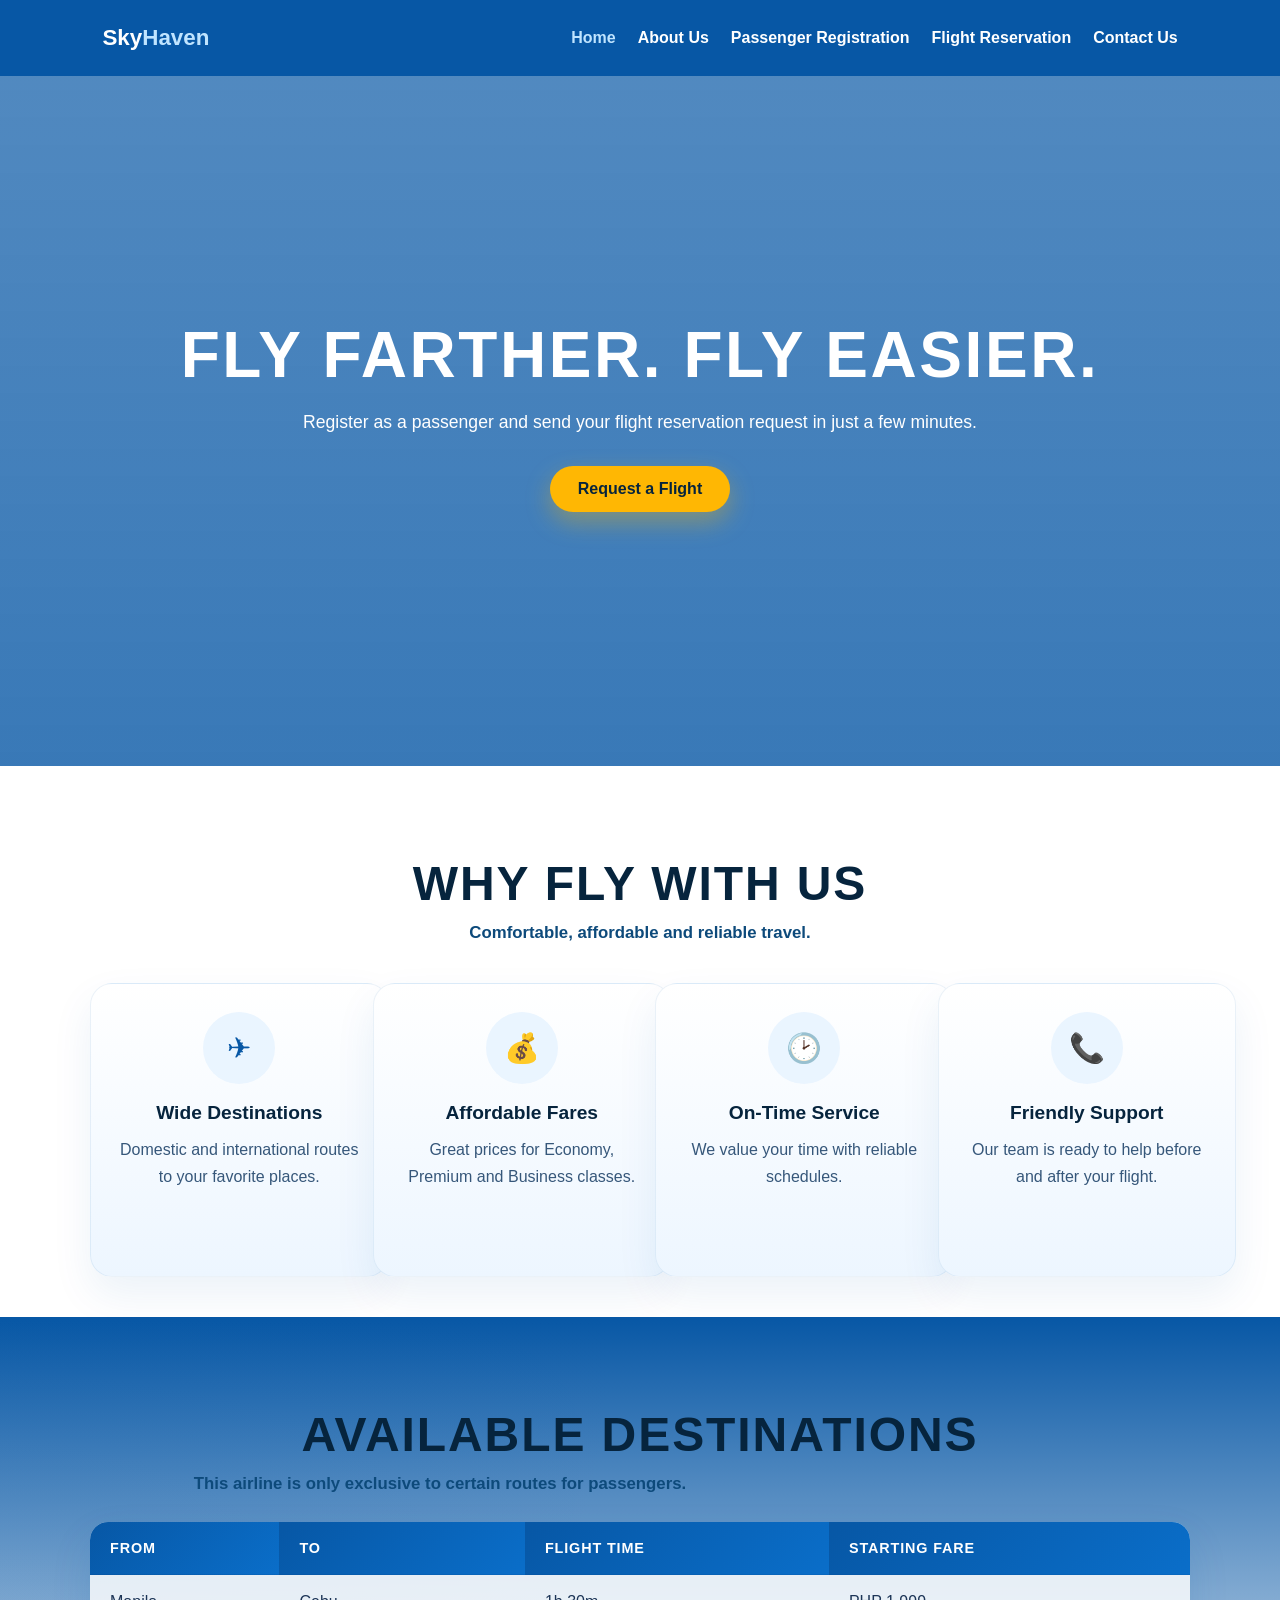
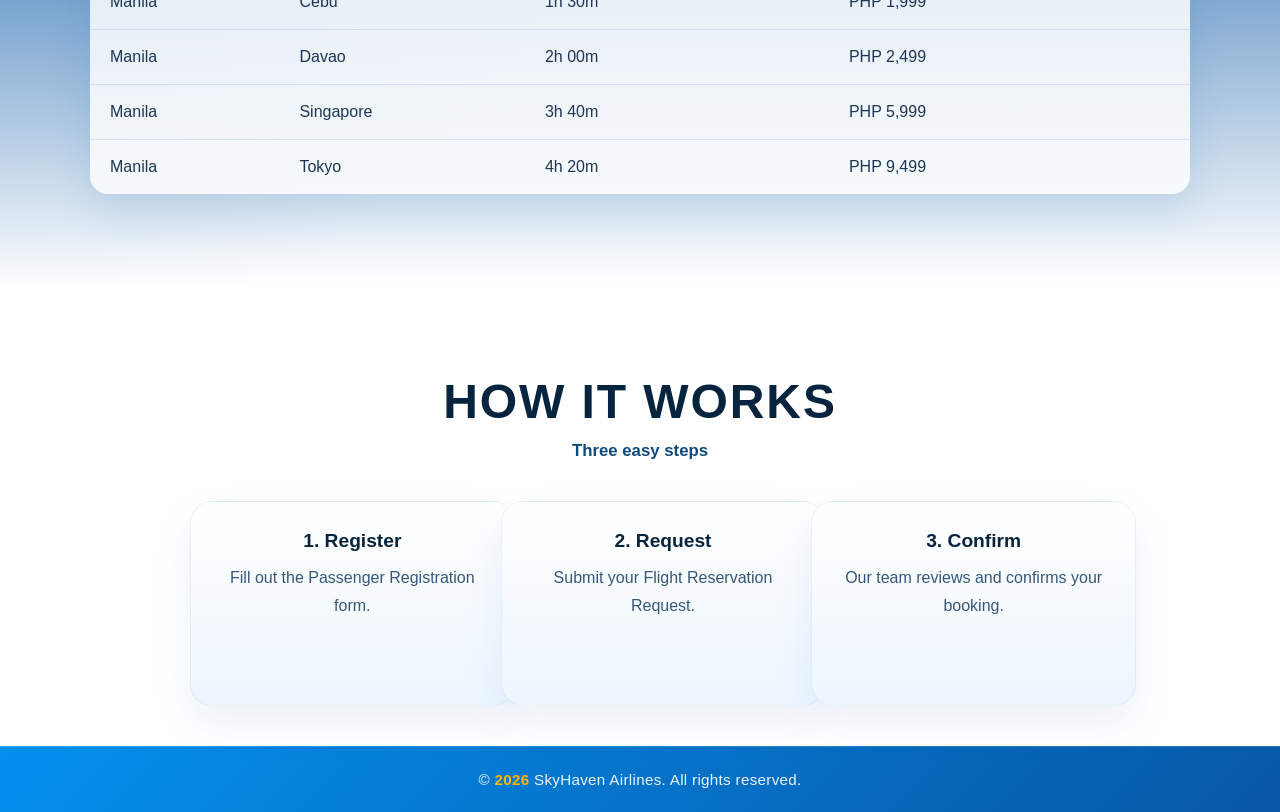
<file: index.html>
<!DOCTYPE html>
<html lang="en">
<head>
  <meta charset="UTF-8">
  <meta name="viewport" content="width=device-width, initial-scale=1.0">
  <title>SkyHaven Airlines | Home</title>
  <link rel="stylesheet" href="home.css">
</head>
<body>
  <header>
    <nav class="nav">
      <a href="index.html" class="logo">Sky<span>Haven</span></a>
      <button class="menu-btn" id="menuBtn" aria-label="Menu">&#9776;</button>
      <ul id="navLinks">
        <li><a href="index.html" class="active">Home</a></li>
        <li><a href="about.html">About Us</a></li>
        <li><a href="registration.html">Passenger Registration</a></li>
        <li><a href="reservation.html">Flight Reservation</a></li>
        <li><a href="contact.html">Contact Us</a></li>
      </ul>
    </nav>
  </header>

  <div class="hero">
    <h1>Fly Farther. Fly Easier.</h1>
    <p>Register as a passenger and send your flight reservation request in just a few minutes.</p>
    <a href="reservation.html" class="btn">Request a Flight</a>
  </div>

  <section>
    <div class="container">
      <h2>Why Fly With Us</h2>
      <p class="subtitle">Comfortable, affordable and reliable travel.</p>
      <div class="grid">
        <div class="card"><div class="icon">&#9992;</div><h3>Wide Destinations</h3><p>Domestic and international routes to your favorite places.</p></div>
        <div class="card"><div class="icon">&#128176;</div><h3>Affordable Fares</h3><p>Great prices for Economy, Premium and Business classes.</p></div>
        <div class="card"><div class="icon">&#128337;</div><h3>On-Time Service</h3><p>We value your time with reliable schedules.</p></div>
        <div class="card"><div class="icon">&#128222;</div><h3>Friendly Support</h3><p>Our team is ready to help before and after your flight.</p></div>
      </div>
    </div>
  </section>

  <section class="bg-light">
    <div class="container">
      <h2>Available Destinations</h2>
      <p class="subtitle">This airline is only exclusive to certain routes for passengers.</p>
      <table>
        <thead><tr><th>From</th><th>To</th><th>Flight Time</th><th>Starting Fare</th></tr></thead>
        <tbody>
          <tr><td>Manila</td><td>Cebu</td><td>1h 30m</td><td>PHP 1,999</td></tr>
          <tr><td>Manila</td><td>Davao</td><td>2h 00m</td><td>PHP 2,499</td></tr>
          <tr><td>Manila</td><td>Singapore</td><td>3h 40m</td><td>PHP 5,999</td></tr>
          <tr><td>Manila</td><td>Tokyo</td><td>4h 20m</td><td>PHP 9,499</td></tr>
        </tbody>
      </table>
    </div>
  </section>

  <section>
    <div class="container" style="text-align:center">
      <h2>How It Works</h2>
      <p class="subtitle">Three easy steps</p>
      <div class="grid steps-grid">
        <div class="card"><h3>1. Register</h3><p>Fill out the Passenger Registration form.</p></div>
        <div class="card"><h3>2. Request</h3><p>Submit your Flight Reservation Request.</p></div>
        <div class="card"><h3>3. Confirm</h3><p>Our team reviews and confirms your booking.</p></div>
      </div>
    </div>
  </section>

  <footer>&copy; <span id="year"></span> SkyHaven Airlines. All rights reserved.</footer>
  <script src="script.js"></script>
</body>
</html>
</file>
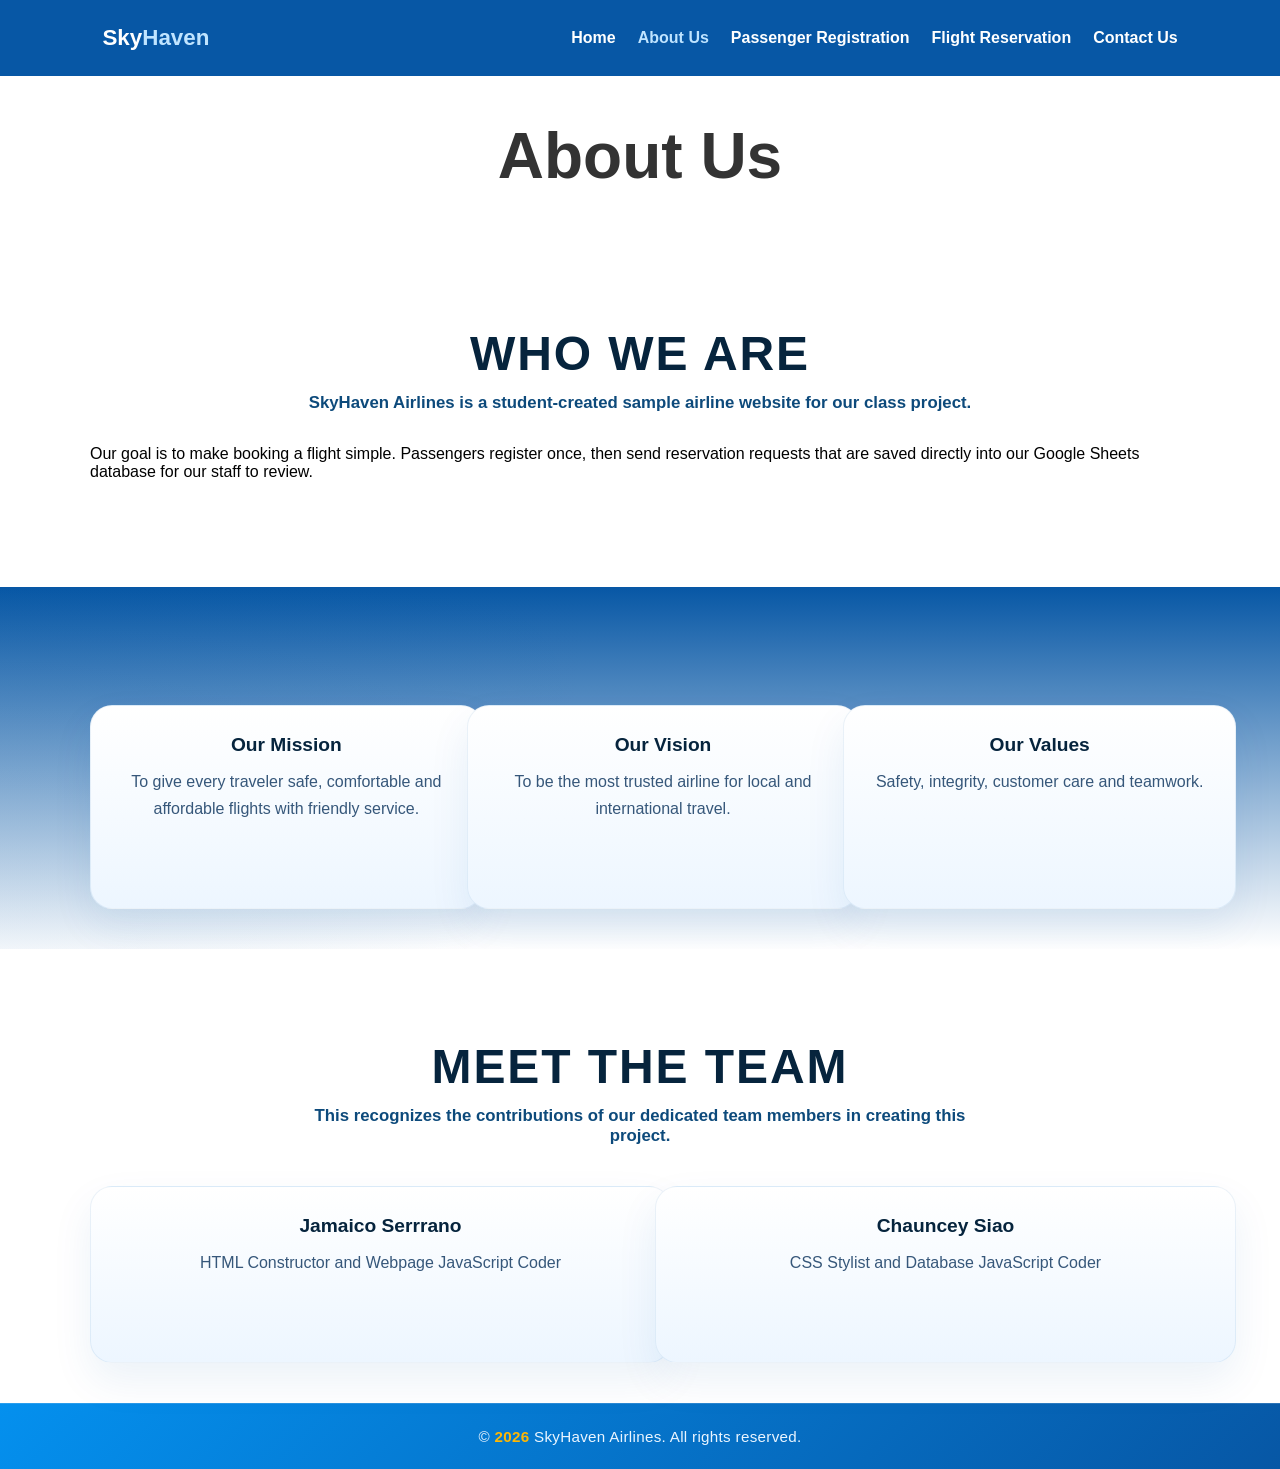
<file: about.html>
<!DOCTYPE html>
<html lang="en">
<head>
  <meta charset="UTF-8">
  <meta name="viewport" content="width=device-width, initial-scale=1.0">
  <title>SkyHaven Airlines | About Us</title>
  <link rel="stylesheet" href="home.css">
  <link rel="stylesheet" href="about.css">
</head>
<body>
  <header>
    <nav class="nav">
      <a href="index.html" class="logo">Sky<span>Haven</span></a>
      <button class="menu-btn" id="menuBtn" aria-label="Menu">&#9776;</button>
      <ul id="navLinks">
        <li><a href="index.html">Home</a></li>
        <li><a href="about.html" class="active">About Us</a></li>
        <li><a href="registration.html">Passenger Registration</a></li>
        <li><a href="reservation.html">Flight Reservation</a></li>
        <li><a href="contact.html">Contact Us</a></li>
      </ul>
    </nav>
  </header>

  <div class="page-title"><h1>About Us</h1></div>

  <section>
    <div class="container">
      <h2>Who We Are</h2>
      <p class="subtitle">SkyHaven Airlines is a student-created sample airline website for our class project.</p>
      <p>Our goal is to make booking a flight simple. Passengers register once, then send reservation requests that are saved directly into our Google Sheets database for our staff to review.</p>
    </div>
  </section>

  <section class="bg-light">
    <div class="container">
      <div class="grid">
        <div class="card"><h3>Our Mission</h3><p>To give every traveler safe, comfortable and affordable flights with friendly service.</p></div>
        <div class="card"><h3>Our Vision</h3><p>To be the most trusted airline for local and international travel.</p></div>
        <div class="card"><h3>Our Values</h3><p>Safety, integrity, customer care and teamwork.</p></div>
      </div>
    </div>
  </section>

  <section>
    <div class="container">
      <h2>Meet the Team</h2>
      <p class="subtitle">This recognizes the contributions of our dedicated team members in creating this project.</p>
      <div class="grid">
        <div class="card"><h3>Jamaico Serrrano</h3><p>HTML Constructor and Webpage JavaScript Coder</p></div>
        <div class="card"><h3>Chauncey Siao</h3><p>CSS Stylist and Database JavaScript Coder</p></div>
      </div>
    </div>
  </section>

  <footer>&copy; <span id="year"></span> SkyHaven Airlines. All rights reserved.</footer>
  <script src="script.js"></script>
</body>
</html>
</file>
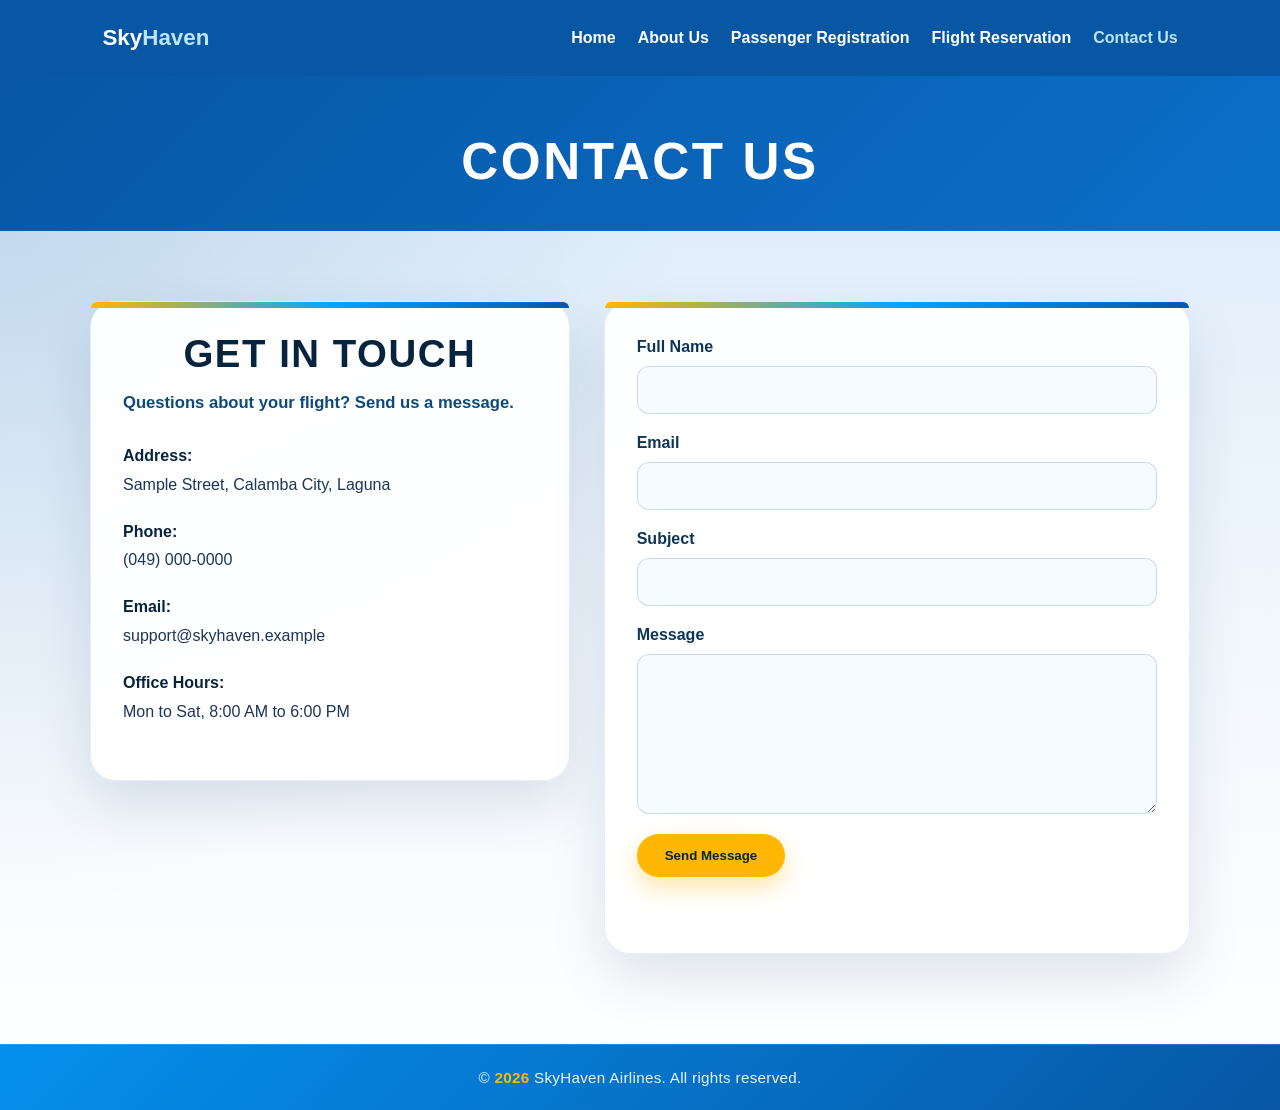
<file: contact.html>
<!DOCTYPE html>
<html lang="en">
<head>
  <meta charset="UTF-8">
  <meta name="viewport" content="width=device-width, initial-scale=1.0">
  <title>SkyHaven Airlines | Contact Us</title>
  <link rel="stylesheet" href="home.css">
  <link rel="stylesheet" href="contact.css">
</head>
<body>
  <header>
    <nav class="nav">
      <a href="index.html" class="logo">Sky<span>Haven</span></a>
      <button class="menu-btn" id="menuBtn" aria-label="Menu">&#9776;</button>
      <ul id="navLinks">
        <li><a href="index.html">Home</a></li>
        <li><a href="about.html">About Us</a></li>
        <li><a href="registration.html">Passenger Registration</a></li>
        <li><a href="reservation.html">Flight Reservation</a></li>
        <li><a href="contact.html" class="active">Contact Us</a></li>
      </ul>
    </nav>
  </header>

  <div class="page-title"><h1>Contact Us</h1></div>

  <section class="bg-light">
    <div class="container contact-wrap">
      <div class="contact-info">
        <h2>Get in Touch</h2>
        <p class="subtitle">Questions about your flight? Send us a message.</p>
        <p><strong>Address:</strong><br>Sample Street, Calamba City, Laguna</p>
        <p><strong>Phone:</strong><br>(049) 000-0000</p>
        <p><strong>Email:</strong><br>support@skyhaven.example</p>
        <p><strong>Office Hours:</strong><br>Mon to Sat, 8:00 AM to 6:00 PM</p>
      </div>

      <form class="form-box" id="contactForm">
        <div class="field"><label for="name">Full Name</label><input type="text" id="name" name="name" required></div>
        <div class="field"><label for="email">Email</label><input type="email" id="email" name="email" required></div>
        <div class="field"><label for="subject">Subject</label><input type="text" id="subject" name="subject" required></div>
        <div class="field"><label for="message">Message</label><textarea id="message" name="message" required></textarea></div>
        <button type="submit" class="btn">Send Message</button>
        <div class="message"></div>
      </form>
    </div>
  </section>

  <footer>&copy; <span id="year"></span> SkyHaven Airlines. All rights reserved.</footer>
  <script src="script.js"></script>
</body>
</html>
</file>
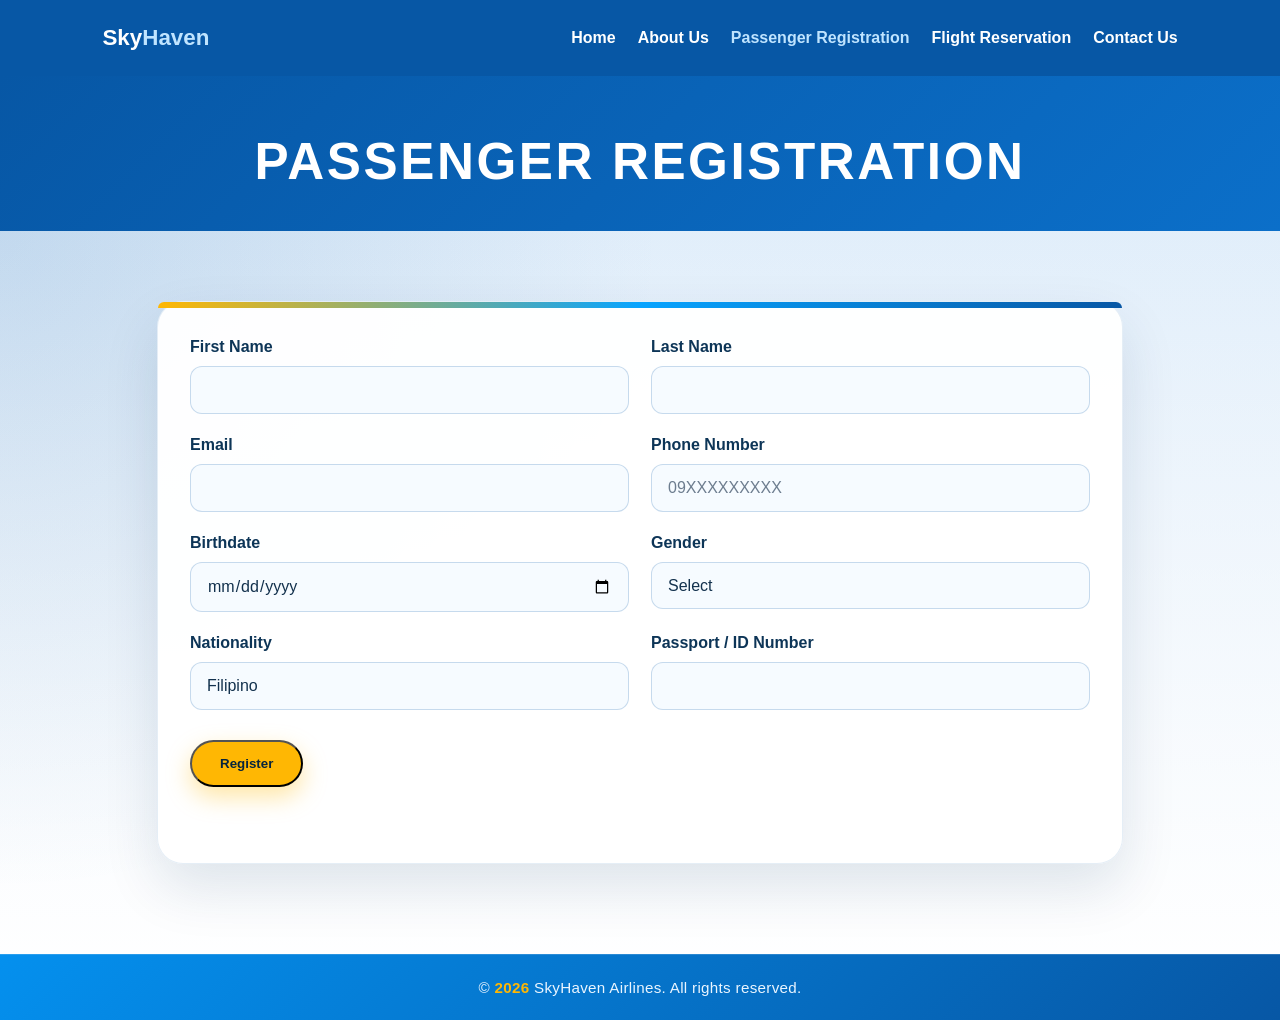
<file: registration.html>
<!DOCTYPE html>
<html lang="en">
<head>
  <meta charset="UTF-8">
  <meta name="viewport" content="width=device-width, initial-scale=1.0">
  <title>SkyHaven Airlines | Passenger Registration</title>
  <link rel="stylesheet" href="home.css">
  <link rel="stylesheet" href="registration.css">
</head>
<body>
  <header>
    <nav class="nav">
      <a href="index.html" class="logo">Sky<span>Haven</span></a>
      <button class="menu-btn" id="menuBtn" aria-label="Menu">&#9776;</button>
      <ul id="navLinks">
        <li><a href="index.html">Home</a></li>
        <li><a href="about.html">About Us</a></li>
        <li><a href="registration.html" class="active">Passenger Registration</a></li>
        <li><a href="reservation.html">Flight Reservation</a></li>
        <li><a href="contact.html">Contact Us</a></li>
      </ul>
    </nav>
  </header>

  <div class="page-title"><h1>Passenger Registration</h1></div>

  <section class="bg-light">
    <div class="container">
      <form class="form-box" id="registrationForm">
        <div class="form-row">
          <div class="field"><label for="firstName">First Name</label><input type="text" id="firstName" name="firstName" required></div>
          <div class="field"><label for="lastName">Last Name</label><input type="text" id="lastName" name="lastName" required></div>
        </div>
        <div class="form-row">
          <div class="field"><label for="email">Email</label><input type="email" id="email" name="email" required></div>
          <div class="field"><label for="phone">Phone Number</label><input type="tel" id="phone" name="phone" pattern="[0-9+\- ]{7,15}" placeholder="09XXXXXXXXX" required></div>
        </div>
        <div class="form-row">
          <div class="field"><label for="birthdate">Birthdate</label><input type="date" id="birthdate" name="birthdate" required></div>
          <div class="field">
            <label for="gender">Gender</label>
            <select id="gender" name="gender" required>
              <option value="">Select</option>
              <option>Male</option>
              <option>Female</option>
              <option>Prefer not to say</option>
            </select>
          </div>
        </div>
        <div class="form-row">
          <div class="field"><label for="nationality">Nationality</label><input type="text" id="nationality" name="nationality" value="Filipino" required></div>
          <div class="field"><label for="passportNo">Passport / ID Number</label><input type="text" id="passportNo" name="passportNo" required></div>
        </div>
        <button type="submit" class="btn">Register</button>
        <div class="message"></div>
      </form>
    </div>
  </section>

  <footer>&copy; <span id="year"></span> SkyHaven Airlines. All rights reserved.</footer>
  <script src="script.js"></script>
</body>
</html>
</file>
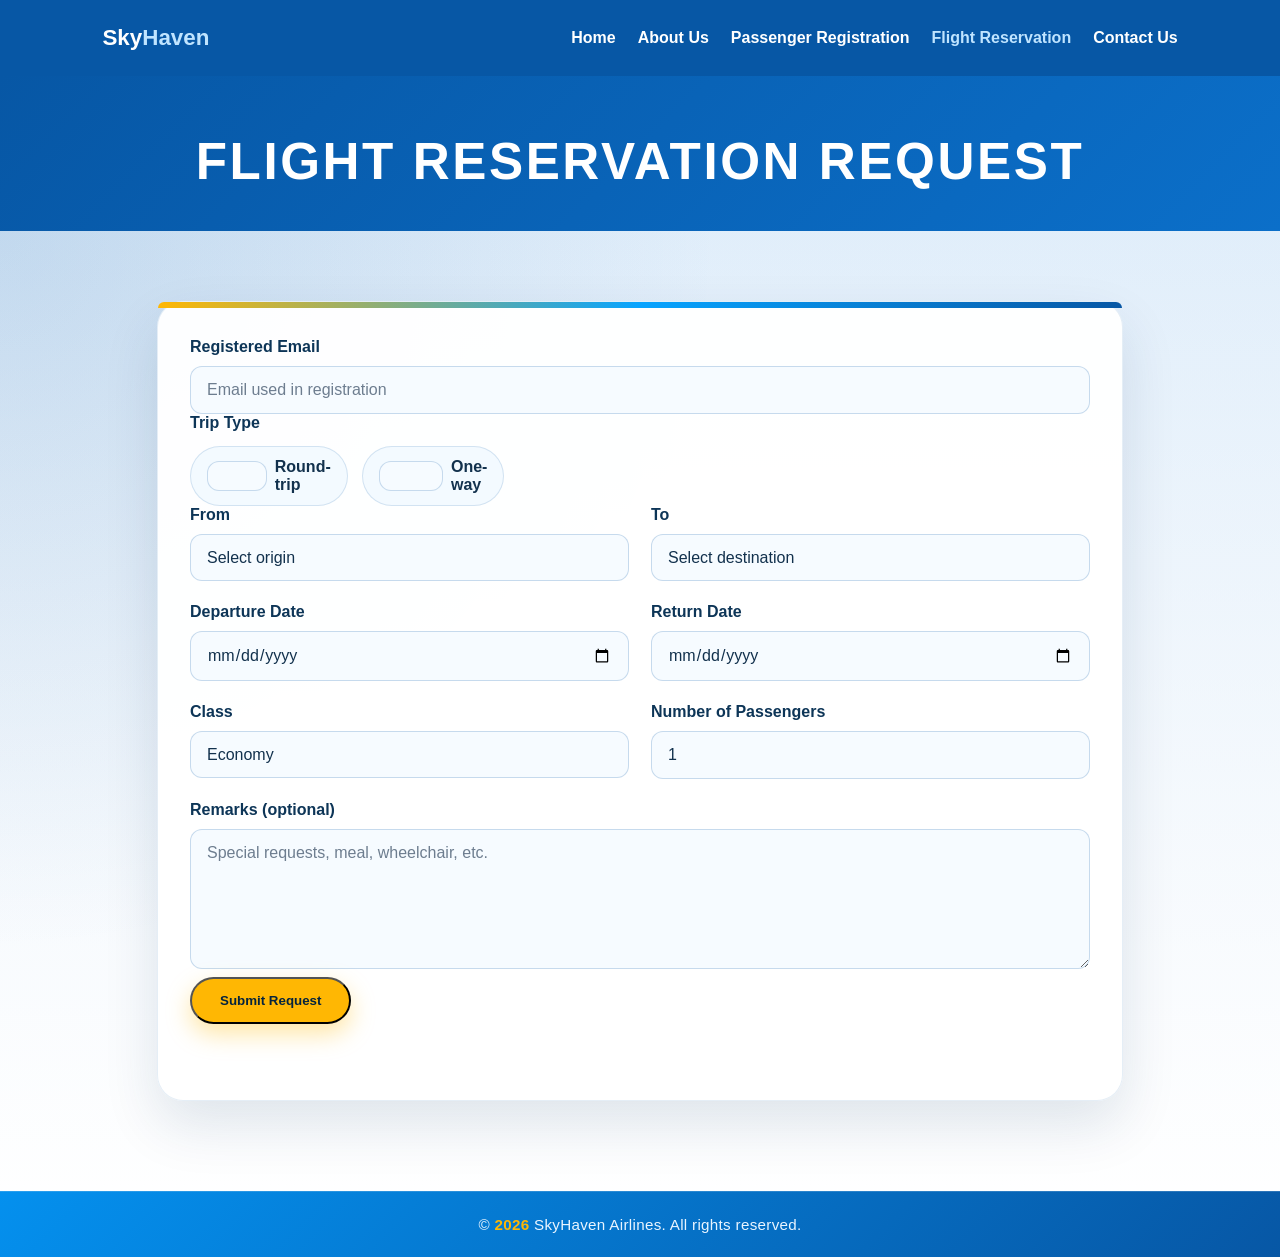
<file: reservation.html>
<!DOCTYPE html>
<html lang="en">
<head>
  <meta charset="UTF-8">
  <meta name="viewport" content="width=device-width, initial-scale=1.0">
  <title>SkyHaven Airlines | Flight Reservation Request</title>
  <link rel="stylesheet" href="home.css">
  <link rel="stylesheet" href="reservation.css">
</head>
<body>
  <header>
    <nav class="nav">
      <a href="index.html" class="logo">Sky<span>Haven</span></a>
      <button class="menu-btn" id="menuBtn" aria-label="Menu">&#9776;</button>
      <ul id="navLinks">
        <li><a href="index.html">Home</a></li>
        <li><a href="about.html">About Us</a></li>
        <li><a href="registration.html">Passenger Registration</a></li>
        <li><a href="reservation.html" class="active">Flight Reservation</a></li>
        <li><a href="contact.html">Contact Us</a></li>
      </ul>
    </nav>
  </header>

  <div class="page-title"><h1>Flight Reservation Request</h1></div>

  <section class="bg-light">
    <div class="container">
      <form class="form-box" id="reservationForm">
        <div class="field"><label for="email">Registered Email</label><input type="email" id="email" name="email" placeholder="Email used in registration" required></div>

        <div class="field">
          <label>Trip Type</label>
          <div class="radio-group">
            <label><input type="radio" name="tripType" value="Round-trip" checked> Round-trip</label>
            <label><input type="radio" name="tripType" value="One-way"> One-way</label>
          </div>
        </div>

        <div class="form-row">
          <div class="field">
            <label for="origin">From</label>
            <select id="origin" name="origin" required>
              <option value="">Select origin</option>
              <option>Manila</option><option>Cebu</option><option>Davao</option>
              <option>Iloilo</option><option>Singapore</option><option>Tokyo</option>
            </select>
          </div>
          <div class="field">
            <label for="destination">To</label>
            <select id="destination" name="destination" required>
              <option value="">Select destination</option>
              <option>Manila</option><option>Cebu</option><option>Davao</option>
              <option>Iloilo</option><option>Singapore</option><option>Tokyo</option>
            </select>
          </div>
        </div>

        <div class="form-row">
          <div class="field"><label for="departDate">Departure Date</label><input type="date" id="departDate" name="departDate" required></div>
          <div class="field" id="returnWrap"><label for="returnDate">Return Date</label><input type="date" id="returnDate" name="returnDate"></div>
        </div>

        <div class="form-row">
          <div class="field">
            <label for="travelClass">Class</label>
            <select id="travelClass" name="travelClass" required>
              <option>Economy</option><option>Premium Economy</option><option>Business</option>
            </select>
          </div>
          <div class="field"><label for="passengers">Number of Passengers</label><input type="number" id="passengers" name="passengers" min="1" max="9" value="1" required></div>
        </div>

        <div class="field"><label for="remarks">Remarks (optional)</label><textarea id="remarks" name="remarks" placeholder="Special requests, meal, wheelchair, etc."></textarea></div>

        <button type="submit" class="btn">Submit Request</button>
        <div class="message"></div>
      </form>
    </div>
  </section>

  <footer>&copy; <span id="year"></span> SkyHaven Airlines. All rights reserved.</footer>
  <script src="script.js"></script>
</body>
</html>
</file>
<file: home.css>
html {
    scroll-behavior: smooth;
}

body {
    margin: 0;
    font-family: Arial, Helvetica, sans-serif;
    overflow-x: hidden;
}

section {
    background: #ffffff;
    padding: 90px 20px;
    opacity: 0;
    transform: translateY(32px);
    transition: opacity 0.8s ease, transform 0.8s ease;
}

section.is-visible,
.page-title.is-visible,
.card.is-visible,
.form-box.is-visible,
.contact-info.is-visible {
    opacity: 1;
    transform: translateY(0);
}

.page-title,
.card,
.form-box,
.contact-info {
    opacity: 0;
    transform: translateY(26px);
    transition: opacity 0.8s ease, transform 0.8s ease;
}

.page-title.is-visible,
.card.is-visible,
.form-box.is-visible,
.contact-info.is-visible {
    opacity: 1;
    transform: translateY(0);
}

@media (prefers-reduced-motion: reduce) {
    html {
        scroll-behavior: auto;
    }

    section,
    .page-title,
    .card,
    .form-box,
    .contact-info,
    .hero,
    .btn,
    .nav ul a {
        animation: none !important;
        transition: none !important;
        transform: none !important;
    }
}

/* Navigation Styles */
.nav {
	align-items: center;
	background-color: #0757a5;
	color: #ffffff;
	display: flex;
	justify-content: space-between;
	padding: 25px 8%;
    transform: 0.8;
}

.nav .logo {
	color: #ffffff;
	font-size: 1.4rem;
	font-weight: 700;
	text-decoration: none;
}

.nav .logo span {
	color: #bfe4ff;
}

.nav ul {
	align-items: center;
	display: flex;
	gap: 22px;
	list-style: none;
	margin: 0;
	padding: 0;
}

.nav ul a {
	color: #ffffff;
	font-weight: 600;
	text-decoration: none;
	transition: color 160ms ease;
}

.nav ul a:hover,
.nav ul a.active {
	color: #bfe4ff;
}

.nav .menu-btn {
	background: transparent;
	border: 1px solid #ffffff;
	color: #ffffff;
	cursor: pointer;
	display: none;
	font-size: 1.25rem;
	padding: 4px 9px;
}
/* End Navigation Styles */

/* Hero Section Styles */
.hero {
	align-items: center;
	background: linear-gradient(rgba(7, 87, 165, 0.7), rgba(7, 87, 165, 0.8)),
	url('https://images.unsplash.com/photo-1436491865332-7a61a109cc05?auto=format&fit=crop&w=1400&q=80') center/cover no-repeat;
	color: #ffffff;
	display: flex;
	flex-direction: column;
	justify-content: center;
	min-height: 520px;
	padding: 80px 20px 90px;
	text-align: center;
	opacity: 0;
	transform: translateY(24px);
	animation: heroReveal 0.9s ease forwards;
}

@keyframes heroReveal {
	to {
		opacity: 1;
		transform: translateY(0);
	}
}

.hero h1 {
    font-family: Arial, Helvetica, sans-serif;
	font-size: clamp(2.6rem, 5vw, 4.5rem);
	letter-spacing: 0.04em;
	line-height: 1.1;
	margin: 0 0 18px;
	text-transform: uppercase;
}

.hero p {
    font-family: Arial, Helvetica, sans-serif;
	font-size: 1.1rem;
	line-height: 1.7;
	margin: 0 auto 28px;
	max-width: 700px;
}

.btn {
	background: #ffb703;
	border-radius: 999px;
	color: #06243d;
	display: inline-block;
	font-weight: 700;
	padding: 14px 28px;
	text-decoration: none;
	transition: transform 160ms ease, box-shadow 160ms ease;
	box-shadow: 0 10px 24px rgba(255, 183, 3, 0.35);
}

.btn:hover {
	transform: translateY(-2px);
	box-shadow: 0 14px 30px rgba(255, 183, 3, 0.42);
}
/* End Hero Section Styles */

/* Features Section Styles */
.container {
    margin: 0 auto;
    max-width: 1100px;
}

.container h2 {
    color: #06243d;
    font-family: Arial, Helvetica, sans-serif;
    font-size: clamp(2rem, 4vw, 3rem);
    letter-spacing: 0.04em;
    margin: 0 0 12px;
    text-transform: uppercase;
    text-align: center;
}

.subtitle {
    color: #0d4a7b;
    font-size: 1.05rem;
    font-weight: 600;
    margin: 0 auto 32px;
    max-width: 700px;
    text-align: center;
}

.grid {
    display: grid;
    gap: 30px;
    grid-template-columns: repeat(auto-fit, minmax(220px, 1fr));
    justify-content: center;
    justify-items: stretch;
    margin: 20px auto 0;
    max-width: 1100px;
    padding: 8px 0;
    width: 100%;
}

.steps-grid {
    grid-template-columns: repeat(auto-fit, minmax(220px, 1fr));
    justify-content: center;
    justify-items: stretch;
    gap: 32px;
    margin: 20px auto 0;
    max-width: 900px;
}

.card {
    background: linear-gradient(180deg, white, #edf6ff);
    border: 1px solid rgba(7, 87, 165, 0.08);
    border-radius: 22px;
    box-shadow: 0 18px 40px rgba(7, 87, 165, 0.08);
    padding: 28px 22px;
    text-align: center;
    width: 100%;
    transition: transform 160ms ease, box-shadow 160ms ease;
    height: 100%;
}

.card:hover {
    transform: translateY(-4px);
    box-shadow: 0 22px 48px rgba(7, 87, 165, 0.12);
}

.icon {
    align-items: center;
    background: #eaf5ff;
    border-radius: 50%;
    color: #0757a5;
    display: flex;
    font-size: 1.8rem;
    height: 72px;
    justify-content: center;
    margin: 0 auto 18px;
    width: 72px;
}

.card h3 {
    color: #06243d;
    font-size: 1.2rem;
    margin: 0 0 12px;
}

.card p {
    color: #36577a;
    line-height: 1.7;
    margin: 0;
}

.bg-light {
	background: linear-gradient(180deg, #0757a5, white);
	padding: 90px 20px;
	position: relative;
	overflow: hidden;
}

.bg-light::before {
	content: "";
	position: absolute;
	inset: 0;
	background: radial-gradient(circle at top left, rgba(7, 87, 165, 0.14), transparent 45%);
	pointer-events: none;
}

.bg-light .container {
	margin: 0 auto;
	max-width: 1100px;
	position: relative;
	z-index: 1;
}

.bg-light h2 {
	color: #06243d;
	font-family: Arial, Helvetica, sans-serif;
	font-size: clamp(2rem, 4vw, 3rem);
	letter-spacing: 0.04em;
	margin: 0 0 12px;
	text-transform: uppercase;
}

.bg-light .subtitle {
	color: #0d4a7b;
	font-size: 1.05rem;
	font-weight: 600;
	margin: 0 0 28px;
}

.bg-light table {
	background: rgba(255, 255, 255, 0.82);
	border-collapse: collapse;
	border-radius: 18px;
	box-shadow: 0 18px 40px rgba(7, 87, 165, 0.12);
	overflow: hidden;
	width: 100%;
}

.bg-light th,
.bg-light td {
	border-bottom: 1px solid rgba(7, 87, 165, 0.12);
	padding: 18px 20px;
	text-align: left;
}

.bg-light th {
	background: linear-gradient(135deg, #0757a5, #0a6ec9);
	color: #ffffff;
	font-size: 0.9rem;
	letter-spacing: 0.06em;
	text-transform: uppercase;
}

.bg-light td {
	color: #1d3557;
	font-weight: 500;
}

.bg-light tr:last-child td {
	border-bottom: none;
}
/* End Features Section Styles */

footer {
	background: linear-gradient(135deg, rgb(4, 144, 238), #0757a5);
	border-top: 1px solid rgba(191, 228, 255, 0.2);
	color: #eaf5ff;
	font-size: 0.95rem;
	letter-spacing: 0.02em;
	padding: 24px 20px;
	text-align: center;
}

footer span {
	color: #ffb703;
	font-weight: 700;
}

@media (max-width: 760px) {
	.nav {
		flex-wrap: wrap;
		gap: 12px;
	}

	.nav .menu-btn {
		display: block;
	}

	.nav ul {
		align-items: flex-start;
		display: none;
		flex-basis: 100%;
		flex-direction: column;
		gap: 12px;
	}

	.nav ul.open {
		display: flex;
	}

	.steps-grid {
		grid-template-columns: 1fr;
	}
}
</file>
<file: about.css>
.page-title {
  text-align: center;
  margin-top: 20px;
  font-size: 2em;
  color: #333;
}

.grid {
  gap: 30px;
}

.card {
  margin: 0;
}
</file>
<file: contact.css>
body {
  background: linear-gradient(180deg, #eaf5ff 0%, #f7fbff 100%);
  color: #12314d;
  font-family: Arial, Helvetica, sans-serif;
  margin: 0;
}

.page-title {
  background: linear-gradient(135deg, #0757a5, #0b6fc9);
  padding: 56px 20px 40px;
  text-align: center;
}

.page-title h1 {
  color: #ffffff;
  font-size: clamp(2rem, 4vw, 3.2rem);
  letter-spacing: 0.05em;
  margin: 0;
  text-transform: uppercase;
}

.bg-light {
  background: linear-gradient(180deg, rgba(7, 87, 165, 0.05), rgba(255, 255, 255, 0.9));
  padding: 70px 20px 90px;
}

.container {
  margin: 0 auto;
  max-width: 1100px;
}

.contact-wrap {
  display: grid;
  gap: 34px;
  grid-template-columns: minmax(260px, 0.9fr) minmax(0, 1.1fr);
  align-items: start;
}

.contact-info,
.form-box {
  background: rgba(255, 255, 255, 0.96);
  border: 1px solid rgba(7, 87, 165, 0.1);
  border-radius: 26px;
  box-shadow: 0 24px 55px rgba(8, 47, 90, 0.12);
  padding: 36px 32px;
  position: relative;
}

.contact-info {
  padding-top: 30px;
}

.contact-info::before,
.form-box::before {
  content: "";
  position: absolute;
  inset: 0 auto auto 0;
  width: 100%;
  height: 6px;
  background: linear-gradient(90deg, #ffb703, #08a4ff, #0757a5);
  border-radius: 26px 26px 0 0;
}

.contact-info h2 {
  color: #06243d;
  font-size: clamp(1.8rem, 3vw, 2.5rem);
  letter-spacing: 0.04em;
  margin: 0 0 12px;
  text-transform: uppercase;
}

.contact-info .subtitle {
  color: #0d4a7b;
  font-size: 1.04rem;
  font-weight: 600;
  margin: 0 0 24px;
  text-align: left;
}

.contact-info p {
  color: #1d3557;
  line-height: 1.8;
  margin: 0 0 18px;
}

.contact-info strong {
  color: #06243d;
}

.form-box {
  max-width: 100%;
}

.field {
  display: flex;
  flex-direction: column;
  gap: 10px;
  margin-bottom: 20px;
}

.field:last-of-type {
  margin-bottom: 0;
}

.field label {
  color: #0d3557;
  font-weight: 700;
}

.field input,
.field textarea {
  appearance: none;
  background: #f6fbff;
  border: 1px solid rgba(7, 87, 165, 0.2);
  border-radius: 12px;
  box-sizing: border-box;
  color: #12314d;
  font: inherit;
  padding: 14px 16px;
  transition: border-color 160ms ease, box-shadow 160ms ease, transform 160ms ease;
  width: 100%;
}

.field textarea {
  min-height: 160px;
  resize: vertical;
}

.field input:focus,
.field textarea:focus {
  border-color: rgba(7, 87, 165, 0.5);
  box-shadow: 0 0 0 3px rgba(7, 87, 165, 0.1);
  outline: none;
}

.btn {
  background: #ffb703;
  border: none;
  border-radius: 999px;
  box-shadow: 0 10px 24px rgba(255, 183, 3, 0.35);
  color: #06243d;
  cursor: pointer;
  display: inline-block;
  font-weight: 700;
  padding: 14px 28px;
  text-decoration: none;
  transition: transform 160ms ease, box-shadow 160ms ease;
}

.btn:hover {
  transform: translateY(-2px);
  box-shadow: 0 14px 30px rgba(255, 183, 3, 0.42);
}

.message {
  font-size: 0.96rem;
  font-weight: 700;
  margin-top: 18px;
  min-height: 22px;
}

.message.success {
  color: #0f8b57;
}

.message.error {
  color: #b42318;
}

@media (max-width: 760px) {
  .contact-wrap {
    grid-template-columns: 1fr;
  }

  .contact-info,
  .form-box {
    padding: 28px 20px;
  }
}
</file>
<file: registration.css>
body {
  background: linear-gradient(180deg, #eaf5ff 0%, #f7fbff 100%);
  color: #12314d;
  margin: 0;
  font-family: Arial, Helvetica, sans-serif;
}

.page-title {
  background: linear-gradient(135deg, #0757a5, #0b6fc9);
  padding: 56px 20px 40px;
  text-align: center;
}

.page-title h1 {
  color: #ffffff;
  font-size: clamp(2rem, 4vw, 3.2rem);
  letter-spacing: 0.05em;
  margin: 0;
  text-transform: uppercase;
}

.bg-light {
  background: linear-gradient(180deg, rgba(7, 87, 165, 0.05), rgba(255, 255, 255, 0.9));
  padding: 70px 20px 90px;
}

.container {
  margin: 0 auto;
  max-width: 1100px;
}

.form-box {
  background: rgba(255, 255, 255, 0.96);
  border: 1px solid rgba(7, 87, 165, 0.1);
  border-radius: 26px;
  box-shadow: 0 24px 55px rgba(8, 47, 90, 0.12);
  margin: 0 auto;
  max-width: 900px;
  padding: 36px 32px;
  position: relative;
}

.form-box::before {
  content: "";
  position: absolute;
  inset: 0 auto auto 0;
  width: 100%;
  height: 6px;
  background: linear-gradient(90deg, #ffb703, #08a4ff, #0757a5);
  border-radius: 26px 26px 0 0;
}

.form-row {
  display: grid;
  gap: 22px;
  grid-template-columns: repeat(2, minmax(0, 1fr));
  margin-bottom: 22px;
}

.field {
  display: flex;
  flex-direction: column;
  gap: 10px;
}

.field label {
  color: #0d3557;
  font-weight: 700;
}

.field input,
.field select {
  appearance: none;
  background: #f6fbff;
  border: 1px solid rgba(7, 87, 165, 0.2);
  border-radius: 12px;
  box-sizing: border-box;
  color: #12314d;
  font: inherit;
  padding: 14px 16px;
  transition: border-color 160ms ease, box-shadow 160ms ease, transform 160ms ease;
  width: 100%;
}

.field input::placeholder {
  color: #6d7d8f;
}

.field input:focus,
.field select:focus {
  border-color: rgba(7, 87, 165, 0.5);
  box-shadow: 0 0 0 3px rgba(7, 87, 165, 0.1);
  outline: none;
}

.form-box .btn {
  margin-top: 8px;
}

.message {
  font-size: 0.96rem;
  font-weight: 700;
  margin-top: 18px;
  min-height: 22px;
}

.message.success {
  color: #0f8b57;
}

.message.error {
  color: #b42318;
}

@media (max-width: 760px) {
  .form-box {
    padding: 28px 20px;
  }

  .form-row {
    grid-template-columns: 1fr;
    gap: 18px;
  }
}
</file>
<file: reservation.css>
body {
  background: linear-gradient(180deg, #eaf5ff 0%, #f7fbff 100%);
  color: #12314d;
  margin: 0;
  font-family: Arial, Helvetica, sans-serif;
}

.page-title {
  background: linear-gradient(135deg, #0757a5, #0b6fc9);
  padding: 56px 20px 40px;
  text-align: center;
}

.page-title h1 {
  color: #ffffff;
  font-size: clamp(2rem, 4vw, 3.2rem);
  letter-spacing: 0.05em;
  margin: 0;
  text-transform: uppercase;
}

.bg-light {
  background: linear-gradient(180deg, rgba(7, 87, 165, 0.05), rgba(255, 255, 255, 0.9));
  padding: 70px 20px 90px;
}

.container {
  margin: 0 auto;
  max-width: 1100px;
}

.form-box {
  background: rgba(255, 255, 255, 0.96);
  border: 1px solid rgba(7, 87, 165, 0.1);
  border-radius: 26px;
  box-shadow: 0 24px 55px rgba(8, 47, 90, 0.12);
  margin: 0 auto;
  max-width: 900px;
  padding: 36px 32px;
  position: relative;
}

.form-box::before {
  content: "";
  position: absolute;
  inset: 0 auto auto 0;
  width: 100%;
  height: 6px;
  background: linear-gradient(90deg, #ffb703, #08a4ff, #0757a5);
  border-radius: 26px 26px 0 0;
}

.form-row {
  display: grid;
  gap: 22px;
  grid-template-columns: repeat(2, minmax(0, 1fr));
  margin-bottom: 22px;
}

.field {
  display: flex;
  flex-direction: column;
  gap: 10px;
}

.field label {
  color: #0d3557;
  font-weight: 700;
}

.radio-group {
  display: flex;
  flex-wrap: wrap;
  gap: 14px;
  margin-top: 4px;
}

.radio-group label {
  align-items: center;
  background: #f3faff;
  border: 1px solid rgba(7, 87, 165, 0.14);
  border-radius: 999px;
  color: #12314d;
  display: inline-flex;
  font-weight: 600;
  gap: 8px;
  padding: 11px 16px;
}

.radio-group input {
  accent-color: #0757a5;
  margin: 0;
}

.field input,
.field select,
.field textarea {
  appearance: none;
  background: #f6fbff;
  border: 1px solid rgba(7, 87, 165, 0.2);
  border-radius: 12px;
  box-sizing: border-box;
  color: #12314d;
  font: inherit;
  padding: 14px 16px;
  transition: border-color 160ms ease, box-shadow 160ms ease, transform 160ms ease;
  width: 100%;
}

.field textarea {
  min-height: 140px;
  resize: vertical;
}

.field input::placeholder,
.field textarea::placeholder {
  color: #6d7d8f;
}

.field input:focus,
.field select:focus,
.field textarea:focus {
  border-color: rgba(7, 87, 165, 0.5);
  box-shadow: 0 0 0 3px rgba(7, 87, 165, 0.1);
  outline: none;
}

.form-box .btn {
  margin-top: 8px;
}

.message {
  font-size: 0.96rem;
  font-weight: 700;
  margin-top: 18px;
  min-height: 22px;
}

.message.success {
  color: #0f8b57;
}

.message.error {
  color: #b42318;
}

@media (max-width: 760px) {
  .form-box {
    padding: 28px 20px;
  }

  .form-row {
    grid-template-columns: 1fr;
    gap: 18px;
  }

  .radio-group {
    flex-direction: column;
    align-items: stretch;
  }

  .radio-group label {
    justify-content: center;
  }
}
</file>
